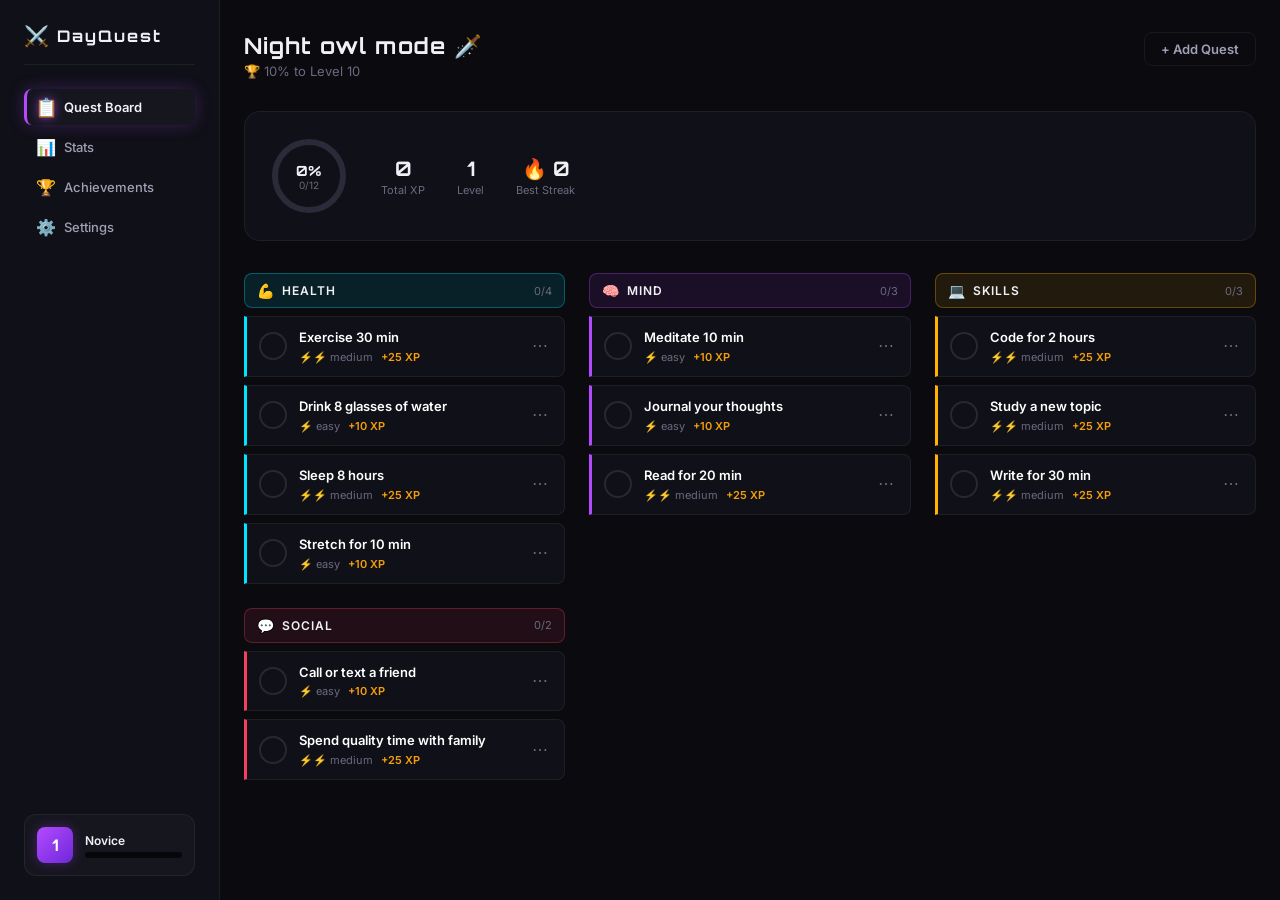
<file: index.html>
<!DOCTYPE html>
<html lang="en">
<head>
  <meta charset="UTF-8">
  <meta name="viewport" content="width=device-width, initial-scale=1.0, viewport-fit=cover, user-scalable=no">
  <title>DayQuest - Gamified Daily Quest Tracker</title>

  <!-- PWA Manifest -->
  <link rel="manifest" href="manifest.json">

  <!-- iOS Safari PWA meta tags -->
  <meta name="apple-mobile-web-app-capable" content="yes">
  <meta name="apple-mobile-web-app-status-bar-style" content="black-translucent">
  <meta name="apple-mobile-web-app-title" content="DayQuest">
  <link rel="apple-touch-icon" href="icon-192.png">

  <!-- Android/Chrome meta tags -->
  <meta name="theme-color" content="#b44aff">
  <meta name="mobile-web-app-capable" content="yes">

  <!-- Prevent pull-to-refresh and overscroll bounce on mobile -->
  <meta name="color-scheme" content="dark">

  <link rel="stylesheet" href="design/design-tokens.css">
</head>
<body>
  <div id="app">
    <nav class="navbar" id="navbar">
      <div class="navbar-brand">
        <span class="navbar-logo">&#x2694;&#xFE0F;</span>
        <span class="navbar-title">DayQuest</span>
      </div>
      <div class="navbar-nav">
        <a class="nav-link active" onclick="navigateTo('home')" data-route="home">
          <span class="nav-icon">&#x1F4CB;</span>
          <span class="nav-label">Quest Board</span>
        </a>
        <a class="nav-link" onclick="navigateTo('stats')" data-route="stats">
          <span class="nav-icon">&#x1F4CA;</span>
          <span class="nav-label">Stats</span>
        </a>
        <a class="nav-link" onclick="navigateTo('achievements')" data-route="achievements">
          <span class="nav-icon">&#x1F3C6;</span>
          <span class="nav-label">Achievements</span>
        </a>
        <a class="nav-link" onclick="navigateTo('settings')" data-route="settings">
          <span class="nav-icon">&#x2699;&#xFE0F;</span>
          <span class="nav-label">Settings</span>
        </a>
      </div>
      <div class="navbar-char" id="navbar-char">
        <div class="char-level" id="nav-level">1</div>
        <div class="char-info">
          <div class="char-title" id="nav-title">Novice</div>
          <div class="xp-bar-mini">
            <div class="xp-bar-track">
              <div class="xp-bar-fill" id="nav-xp-bar" style="width:0%"></div>
            </div>
          </div>
        </div>
      </div>
    </nav>

    <main class="page-layout" id="main-content">
      <!-- Pages rendered here -->
    </main>
  </div>

  <div id="toast-container" class="toast-container"></div>

  <!-- PWA Install Prompt Banner -->
  <div id="pwa-install-banner" class="pwa-install-banner hidden">
    <div class="pwa-banner-content">
      <span class="pwa-banner-icon">&#x2694;&#xFE0F;</span>
      <div class="pwa-banner-text">
        <strong>Install DayQuest</strong>
        <span>Add to your home screen for quick access</span>
      </div>
    </div>
    <div class="pwa-banner-actions">
      <button class="btn btn-sm btn-primary" id="pwa-install-btn">Install</button>
      <button class="btn btn-sm btn-ghost" id="pwa-dismiss-btn">Later</button>
    </div>
  </div>

  <div id="achievement-overlay" class="achievement-overlay hidden">
    <div class="achievement-overlay-card">
      <div class="achievement-overlay-icon" id="ach-overlay-icon">&#x1F3C6;</div>
      <div class="achievement-overlay-title">Achievement Unlocked!</div>
      <div class="achievement-overlay-name" id="ach-overlay-name"></div>
    </div>
  </div>

  <div id="quest-modal" class="modal hidden">
    <div class="modal-backdrop" onclick="closeQuestModal()"></div>
    <div class="modal-content">
      <h2 id="quest-modal-title">Add New Quest</h2>
      <form id="quest-form" onsubmit="submitQuestForm(event)">
        <div class="form-group">
          <label for="quest-name">Quest Name</label>
          <input type="text" id="quest-name" placeholder="e.g. Exercise 30 min" required maxlength="50">
        </div>
        <div class="form-group">
          <label for="quest-category">Category</label>
          <select id="quest-category">
            <option value="health">&#x1F4AA; Health &amp; Fitness</option>
            <option value="mind">&#x1F9E0; Mindfulness &amp; Growth</option>
            <option value="skills">&#x1F4BB; Productivity &amp; Skills</option>
            <option value="social">&#x1F4AC; Social &amp; Relationships</option>
          </select>
        </div>
        <div class="form-group">
          <label>Difficulty</label>
          <div class="difficulty-selector">
            <button type="button" class="diff-btn" onclick="selectDiff(this,'easy')">&#x26A1; Easy</button>
            <button type="button" class="diff-btn selected" onclick="selectDiff(this,'medium')">&#x26A1;&#x26A1; Medium</button>
            <button type="button" class="diff-btn" onclick="selectDiff(this,'hard')">&#x26A1;&#x26A1;&#x26A1; Hard</button>
          </div>
        </div>
        <div class="form-actions">
          <button type="button" class="btn btn-ghost" onclick="closeQuestModal()">Cancel</button>
          <button type="submit" class="btn btn-primary" id="quest-submit">Add Quest</button>
        </div>
      </form>
    </div>
  </div>

  <div id="delete-modal" class="modal hidden">
    <div class="modal-backdrop" onclick="closeDeleteModal()"></div>
    <div class="modal-content">
      <h2>Remove Quest?</h2>
      <p class="modal-desc" id="delete-quest-name"></p>
      <div class="form-actions">
        <button type="button" class="btn btn-ghost" onclick="closeDeleteModal()">Cancel</button>
        <button type="button" class="btn btn-danger" onclick="confirmDelete()">Remove Quest</button>
      </div>
    </div>
  </div>

  <script src="src/app.js"></script>

  <!-- PWA: Service Worker Registration & Install Prompt -->
  <script>
    (function() {
      // Register service worker
      if ("serviceWorker" in navigator) {
        navigator.serviceWorker.register("./sw.js")
          .then(function(reg) { console.log("DayQuest: Service Worker registered"); })
          .catch(function(err) { console.warn("DayQuest: Service Worker failed", err); });
      }

      // PWA Install Banner
      var deferredPrompt = null;
      var banner = document.getElementById("pwa-install-banner");
      var installBtn = document.getElementById("pwa-install-btn");
      var dismissBtn = document.getElementById("pwa-dismiss-btn");

      // Check if already dismissed this session
      if (sessionStorage.getItem("dayquest-install-dismissed")) {
        banner.classList.add("hidden");
      }

      window.addEventListener("beforeinstallprompt", function(e) {
        e.preventDefault();
        deferredPrompt = e;
        // Only show if not already installed and not dismissed
        if (!banner.classList.contains("hidden") || !sessionStorage.getItem("dayquest-install-dismissed")) {
          banner.classList.remove("hidden");
        }
      });

      if (installBtn) {
        installBtn.onclick = function() {
          if (!deferredPrompt) return;
          deferredPrompt.prompt();
          deferredPrompt.userChoice.then(function(result) {
            if (result.outcome === "accepted") {
              console.log("DayQuest: Installed!");
            }
            banner.classList.add("hidden");
            deferredPrompt = null;
          });
        };
      }

      if (dismissBtn) {
        dismissBtn.onclick = function() {
          banner.classList.add("hidden");
          sessionStorage.setItem("dayquest-install-dismissed", "1");
        };
      }

      // Detect if already installed
      window.addEventListener("appinstalled", function() {
        console.log("DayQuest: PWA installed");
        banner.classList.add("hidden");
        deferredPrompt = null;
      });
    })();
  </script>
</body>
</html>
</file>
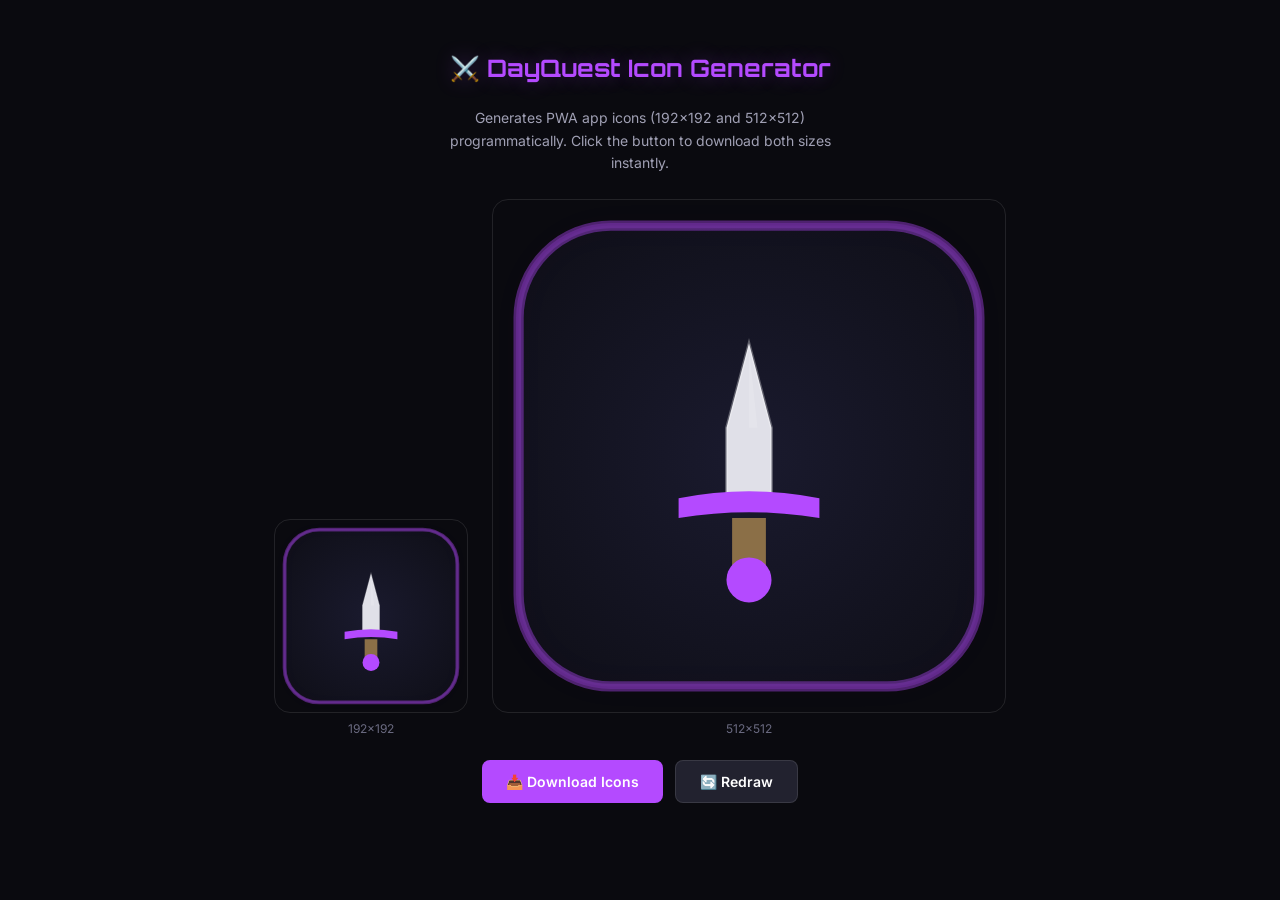
<file: icon-generator.html>
<!DOCTYPE html>
<html lang="en">
<head>
  <meta charset="UTF-8">
  <meta name="viewport" content="width=device-width, initial-scale=1.0">
  <title>DayQuest Icon Generator</title>
  <style>
    * { box-sizing: border-box; margin: 0; padding: 0; }
    body {
      font-family: 'Inter', -apple-system, sans-serif;
      background: #0a0a0f;
      color: #f0f0f5;
      display: flex;
      flex-direction: column;
      align-items: center;
      justify-content: center;
      min-height: 100vh;
      gap: 24px;
      padding: 24px;
    }
    h1 {
      font-family: 'Orbitron', sans-serif;
      font-size: 24px;
      color: #b44aff;
      text-shadow: 0 0 20px rgba(180,74,255,0.3);
    }
    .desc {
      color: #a0a0b4;
      font-size: 14px;
      text-align: center;
      max-width: 400px;
      line-height: 1.6;
    }
    .preview {
      display: flex;
      gap: 24px;
      align-items: flex-end;
    }
    .preview-item {
      display: flex;
      flex-direction: column;
      align-items: center;
      gap: 8px;
    }
    .preview-label {
      font-size: 12px;
      color: #6a6a80;
    }
    canvas {
      border: 1px solid rgba(255,255,255,0.1);
      border-radius: 16px;
      image-rendering: pixelated;
    }
    .btn {
      background: #b44aff;
      color: white;
      border: none;
      padding: 12px 24px;
      border-radius: 8px;
      font-size: 14px;
      font-weight: 600;
      cursor: pointer;
      transition: all 0.2s;
      font-family: 'Inter', sans-serif;
    }
    .btn:hover {
      background: #9333ea;
      transform: translateY(-1px);
      box-shadow: 0 4px 12px rgba(180,74,255,0.3);
    }
    .btn:active {
      transform: translateY(0);
    }
    .btn-secondary {
      background: #22222f;
      border: 1px solid rgba(255,255,255,0.1);
    }
    .btn-secondary:hover {
      background: #2a2a38;
      border-color: rgba(255,255,255,0.2);
    }
    .actions {
      display: flex;
      gap: 12px;
    }
    .status {
      font-size: 13px;
      color: #22c55e;
      min-height: 20px;
    }
  </style>
  <link rel="stylesheet" href="https://fonts.googleapis.com/css2?family=Inter:wght@400;500;600;700&family=Orbitron:wght@500;700;900&display=swap">
</head>
<body>
  <h1>&#x2694;&#xFE0F; DayQuest Icon Generator</h1>
  <p class="desc">Generates PWA app icons (192x192 and 512x512) programmatically. Click the button to download both sizes instantly.</p>

  <div class="preview">
    <div class="preview-item">
      <canvas id="canvas-192" width="192" height="192"></canvas>
      <span class="preview-label">192&times;192</span>
    </div>
    <div class="preview-item">
      <canvas id="canvas-512" width="512" height="512"></canvas>
      <span class="preview-label">512&times;512</span>
    </div>
  </div>

  <div class="actions">
    <button class="btn" onclick="downloadIcons()">&#x1F4E5; Download Icons</button>
    <button class="btn btn-secondary" onclick="drawIcons()">&#x1F504; Redraw</button>
  </div>

  <div class="status" id="status"></div>

  <script>
    function drawSword(ctx, cx, cy, size) {
      var s = size / 100;
      ctx.save();
      ctx.translate(cx, cy);

      // Blade
      ctx.beginPath();
      ctx.moveTo(0, -40 * s);
      ctx.lineTo(8 * s, -10 * s);
      ctx.lineTo(8 * s, 15 * s);
      ctx.lineTo(-8 * s, 15 * s);
      ctx.lineTo(-8 * s, -10 * s);
      ctx.closePath();
      ctx.fillStyle = "#e0e0e8";
      ctx.fill();
      ctx.strokeStyle = "rgba(255,255,255,0.3)";
      ctx.lineWidth = 1 * s;
      ctx.stroke();

      // Crossguard
      ctx.beginPath();
      ctx.moveTo(-25 * s, 15 * s);
      ctx.quadraticCurveTo(0, 10 * s, 25 * s, 15 * s);
      ctx.lineTo(25 * s, 22 * s);
      ctx.quadraticCurveTo(0, 18 * s, -25 * s, 22 * s);
      ctx.closePath();
      ctx.fillStyle = "#b44aff";
      ctx.fill();
      ctx.shadowColor = "rgba(180,74,255,0.6)";
      ctx.shadowBlur = 8 * s;

      // Handle
      ctx.shadowBlur = 0;
      ctx.beginPath();
      ctx.moveTo(-6 * s, 22 * s);
      ctx.lineTo(6 * s, 22 * s);
      ctx.lineTo(6 * s, 40 * s);
      ctx.lineTo(-6 * s, 40 * s);
      ctx.closePath();
      ctx.fillStyle = "#8b6f47";
      ctx.fill();

      // Pommel
      ctx.beginPath();
      ctx.arc(0, 44 * s, 8 * s, 0, Math.PI * 2);
      ctx.fillStyle = "#b44aff";
      ctx.fill();

      // Blade shine
      ctx.beginPath();
      ctx.moveTo(0, -38 * s);
      ctx.lineTo(3 * s, -10 * s);
      ctx.lineTo(0, -10 * s);
      ctx.closePath();
      ctx.fillStyle = "rgba(255,255,255,0.15)";
      ctx.fill();

      ctx.restore();
    }

    function drawIcon(size) {
      var canvas = document.createElement("canvas");
      canvas.width = size;
      canvas.height = size;
      var ctx = canvas.getContext("2d");

      // Background gradient
      var grad = ctx.createRadialGradient(size/2, size/2, 0, size/2, size/2, size * 0.7);
      grad.addColorStop(0, "#1a1a2e");
      grad.addColorStop(1, "#0d0d14");
      ctx.fillStyle = grad;
      ctx.beginPath();

      // Rounded rectangle
      var r = size * 0.18;
      var x = size * 0.05;
      var y = size * 0.05;
      var w = size * 0.9;
      var h = size * 0.9;
      ctx.moveTo(x + r, y);
      ctx.lineTo(x + w - r, y);
      ctx.arcTo(x + w, y, x + w, y + r, r);
      ctx.lineTo(x + w, y + h - r);
      ctx.arcTo(x + w, y + h, x + w - r, y + h, r);
      ctx.lineTo(x + r, y + h);
      ctx.arcTo(x, y + h, x, y + h - r, r);
      ctx.lineTo(x, y + r);
      ctx.arcTo(x, y, x + r, y, r);
      ctx.closePath();
      ctx.fill();

      // Border glow
      ctx.strokeStyle = "rgba(180,74,255,0.4)";
      ctx.lineWidth = size * 0.02;
      ctx.stroke();

      // Outer glow
      ctx.shadowColor = "rgba(180,74,255,0.3)";
      ctx.shadowBlur = size * 0.08;
      ctx.strokeStyle = "rgba(180,74,255,0.2)";
      ctx.lineWidth = size * 0.01;
      ctx.stroke();
      ctx.shadowBlur = 0;

      // Draw sword icon
      drawSword(ctx, size / 2, size / 2, size * 0.55);

      return canvas;
    }

    function drawIcons() {
      var c192 = drawIcon(192);
      var c512 = drawIcon(512);

      var target192 = document.getElementById("canvas-192");
      var target512 = document.getElementById("canvas-512");

      target192.getContext("2d").drawImage(c192, 0, 0);
      target512.getContext("2d").drawImage(c512, 0, 0);
    }

    function downloadIcons() {
      var status = document.getElementById("status");
      status.textContent = "";

      // 192x192
      var c192 = drawIcon(192);
      c192.toBlob(function(blob) {
        var url = URL.createObjectURL(blob);
        var a = document.createElement("a");
        a.href = url;
        a.download = "icon-192.png";
        document.body.appendChild(a);
        a.click();
        document.body.removeChild(a);
        URL.revokeObjectURL(url);

        // 512x512
        var c512 = drawIcon(512);
        c512.toBlob(function(blob2) {
          var url2 = URL.createObjectURL(blob2);
          var a2 = document.createElement("a");
          a2.href = url2;
          a2.download = "icon-512.png";
          document.body.appendChild(a2);
          a2.click();
          document.body.removeChild(a2);
          URL.revokeObjectURL(url2);

          status.textContent = "\u2705 Icons downloaded!";
        });
      });
    }

    // Draw on load
    drawIcons();
  </script>
</body>
</html>
</file>
<file: design/design-tokens.css>
/* ==========================================================================
   DayQuest — Design System
   Aesthetic: Dark RPG UI — "Linear meets Destiny 2"
   ========================================================================== */

@import url('https://fonts.googleapis.com/css2?family=Inter:wght@400;500;600;700;800;900&family=Orbitron:wght@500;700;900&display=swap');

/* ---- Reset ---- */
*, *::before, *::after { box-sizing: border-box; margin: 0; padding: 0; }

/* ---- CSS Variables ---- */
:root {
  /* Backgrounds */
  --bg-void:      #06060b;
  --bg-primary:   #0a0a0f;
  --bg-secondary: #101018;
  --bg-elevated:  #16161f;
  --bg-overlay:   #1c1c28;
  --bg-hover:     #22222f;
  --bg-active:    #2a2a38;

  /* Text */
  --text-primary:   #f0f0f5;
  --text-secondary: #a0a0b4;
  --text-tertiary:  #6a6a80;

  /* Category Accents */
  --health: #00e5ff;  --health-bg: rgba(0,229,255,0.1);  --health-border: rgba(0,229,255,0.3);
  --mind:   #b44aff;  --mind-bg: rgba(180,74,255,0.1);    --mind-border: rgba(180,74,255,0.3);
  --skills: #ffb300;  --skills-bg: rgba(255,179,0,0.1);   --skills-border: rgba(255,179,0,0.3);
  --social: #f43f5e;  --social-bg: rgba(244,63,94,0.1);   --social-border: rgba(244,63,94,0.3);

  /* Semantic */
  --success: #22c55e;  --warning: #f59e0b;  --danger: #ef4444;  --info: #3b82f6;

  /* Borders */
  --border-subtle:  rgba(255,255,255,0.06);
  --border-medium:  rgba(255,255,255,0.1);
  --border-strong:  rgba(255,255,255,0.2);

  /* Typography */
  --font-body:    'Inter', -apple-system, BlinkMacSystemFont, sans-serif;
  --font-display: 'Orbitron', sans-serif;

  /* Spacing */
  --space-1: 4px;  --space-2: 8px;  --space-3: 12px;  --space-4: 16px;
  --space-6: 24px; --space-8: 32px; --space-12: 48px;

  /* Radii */
  --radius-sm: 4px;  --radius-md: 8px;  --radius-lg: 12px;  --radius-xl: 16px;

  /* Motion */
  --ease-out: cubic-bezier(0.16, 1, 0.3, 1);
  --dur-fast: 150ms;  --dur-normal: 250ms;  --dur-slow: 400ms;
}

/* ---- Body & App Layout ---- */
html {
  font-family: var(--font-body);
  background: var(--bg-void);
  color: #ffffff; color: var(--text-primary);
  -webkit-font-smoothing: antialiased;
  -moz-osx-font-smoothing: grayscale;
  font-size: 14px;
}

body {
  min-height: 100vh;
  overflow: hidden;
}

#app {
  display: flex;
  height: 100vh;
  width: 100vw;
}

/* ---- Sidebar Navbar ---- */
.navbar {
  width: 220px;
  min-width: 220px;
  background: var(--bg-secondary);
  border-right: 1px solid var(--border-subtle);
  display: flex;
  flex-direction: column;
  padding: var(--space-6) var(--space-3);
  gap: var(--space-6);
  z-index: 10;
}

.navbar-brand {
  display: flex;
  align-items: center;
  gap: var(--space-2);
  padding-bottom: var(--space-4);
  border-bottom: 1px solid var(--border-subtle);
}

.navbar-logo {
  font-size: 20px;
}

.navbar-title {
  font-family: var(--font-display);
  font-size: 16px;
  font-weight: 700;
  letter-spacing: 2px;
  color: #ffffff; color: var(--text-primary);
}

.navbar-nav {
  display: flex;
  flex-direction: column;
  gap: var(--space-1);
  flex: 1;
}

.nav-link {
  display: flex;
  align-items: center;
  gap: var(--space-2);
  padding: var(--space-2) var(--space-3);
  border-radius: var(--radius-md);
  color: #a0a0b4; color: var(--text-secondary);
  text-decoration: none;
  font-size: 13px;
  font-weight: 500;
  transition: all var(--dur-fast) var(--ease-out);
}

.nav-link:hover {
  background: var(--bg-hover);
  color: #ffffff; color: var(--text-primary);
}

.nav-link.active {
  background: var(--bg-elevated);
  color: #ffffff; color: var(--text-primary);
  border-left: 3px solid #b44aff;
  padding-left: calc(var(--space-3) - 3px);
  box-shadow: 0 0 16px rgba(180,74,255,0.25), inset 0 0 8px rgba(180,74,255,0.05);
  font-weight: 600;
}

.nav-icon {
  font-size: 16px;
  width: 20px;
  text-align: center;
  transition: all var(--dur-fast) var(--ease-out);
}

.nav-link.active .nav-icon {
  filter: drop-shadow(0 0 4px rgba(180,74,255,0.6));
  transform: scale(1.15);
}

/* ---- Character Card in Sidebar ---- */
.navbar-char {
  background: var(--bg-elevated);
  border: 1px solid var(--border-subtle);
  border-radius: var(--radius-lg);
  padding: var(--space-3);
  display: flex;
  align-items: center;
  gap: var(--space-3);
}

.char-level {
  width: 36px;
  height: 36px;
  background: linear-gradient(135deg, #b44aff, #6d28d9);
  border-radius: var(--radius-md);
  display: flex;
  align-items: center;
  justify-content: center;
  font-family: var(--font-display);
  font-weight: 700;
  font-size: 16px;
  color: white;
  box-shadow: 0 0 12px rgba(180,74,255,0.3);
}

.char-info {
  flex: 1;
  min-width: 0;
}

.char-title {
  font-size: 12px;
  font-weight: 600;
  color: #ffffff; color: var(--text-primary);
  margin-bottom: 4px;
}

.xp-bar-mini {
  height: 6px;
  background: var(--bg-void);
  border-radius: 3px;
  overflow: hidden;
}

.xp-bar-fill {
  height: 100%;
  background: linear-gradient(90deg, #b44aff, #c084fc);
  border-radius: 3px;
  transition: width var(--dur-normal) var(--ease-out);
  box-shadow: 0 0 8px rgba(180,74,255,0.4);
}

/* ---- Main Content Area ---- */
.page-layout {
  flex: 1;
  overflow-y: auto;
  padding: var(--space-8);
  background: var(--bg-primary);
  max-width: 100%;
}

/* Scrollbar */
.page-layout::-webkit-scrollbar { width: 6px; }
.page-layout::-webkit-scrollbar-track { background: transparent; }
.page-layout::-webkit-scrollbar-thumb { background: var(--bg-active); border-radius: 3px; }
.page-layout::-webkit-scrollbar-thumb:hover { background: var(--bg-hover); }

/* ---- Page Header ---- */
.page-header {
  display: flex;
  align-items: flex-start;
  justify-content: space-between;
  margin-bottom: var(--space-8);
}

.page-title {
  font-family: var(--font-display);
  font-size: 22px;
  font-weight: 700;
  letter-spacing: 1px;
  color: #ffffff;
  color: #ffffff; color: var(--text-primary);
  margin-bottom: 4px;
}

.page-subtitle {
  font-size: 13px;
  color: #6a6a80;
  color: #6a6a80; color: var(--text-tertiary);
}

.page-actions {
  display: flex;
  gap: var(--space-2);
}

/* ---- Daily Progress ---- */
.daily-progress {
  display: flex;
  align-items: center;
  gap: var(--space-8);
  background: var(--bg-secondary);
  border: 1px solid var(--border-subtle);
  border-radius: var(--radius-xl);
  padding: var(--space-6);
  margin-bottom: var(--space-8);
}

.progress-ring-container {
  position: relative;
  width: 80px;
  height: 80px;
}

.progress-ring .progress-ring-bg {
  stroke: var(--bg-active);
}

@keyframes ring-fill-entrance {
  0% {
    stroke-dashoffset: 213.6; /* full circle (2 * PI * 34) */
  }
  100% {
    /* Final value set by inline style */
  }
}

.progress-ring .progress-ring-fill {
  stroke: var(--mind);
  stroke: #b44aff;
  transition: stroke-dashoffset 0.8s cubic-bezier(0.16, 1, 0.3, 1);
  filter: drop-shadow(0 0 6px rgba(180,74,255,0.4));
  animation: ring-fill-entrance 1s cubic-bezier(0.16, 1, 0.3, 1) both;
}

.progress-ring-text {
  position: absolute;
  top: 0;
  left: 0;
  right: 0;
  bottom: 0;
  display: flex;
  flex-direction: column;
  align-items: center;
  justify-content: center;
}

.progress-ring-number {
  font-family: var(--font-display);
  font-size: 14px;
  font-weight: 700;
  color: #ffffff;
  color: #ffffff; color: var(--text-primary);
}

.progress-ring-label {
  font-size: 10px;
  color: #6a6a80;
  color: #6a6a80; color: var(--text-tertiary);
}

.daily-stats {
  display: flex;
  gap: var(--space-8);
  flex: 1;
}

.daily-stat {
  text-align: center;
}

.daily-stat-value {
  font-family: var(--font-display);
  font-size: 20px;
  font-weight: 700;
  color: #ffffff;
  color: #ffffff; color: var(--text-primary);
}

.daily-stat-label {
  font-size: 11px;
  color: #6a6a80;
  color: #6a6a80; color: var(--text-tertiary);
  margin-top: 2px;
}

/* ---- Quest Grid ---- */
.quest-grid {
  display: grid;
  grid-template-columns: repeat(auto-fit, minmax(280px, 1fr));
  gap: var(--space-6);
}

/* ---- Category Section ---- */
.category-section {
  display: flex;
  flex-direction: column;
  gap: var(--space-2);
}

.category-header {
  display: flex;
  align-items: center;
  gap: var(--space-2);
  padding: var(--space-2) var(--space-3);
  border-radius: var(--radius-md);
  border: 1px solid;
}

.category-icon {
  font-size: 14px;
}

.category-name {
  font-size: 12px;
  font-weight: 600;
  text-transform: uppercase;
  letter-spacing: 1px;
  color: #f0f0f5;
  color: #ffffff; color: var(--text-primary);
  flex: 1;
}

.category-count {
  font-size: 11px;
  color: #6a6a80;
  color: #6a6a80; color: var(--text-tertiary);
}

/* ---- Quest Card ---- */
.quest-list {
  display: flex;
  flex-direction: column;
  gap: var(--space-2);
}

.quest-card {
  display: flex;
  align-items: center;
  gap: var(--space-3);
  padding: var(--space-3) var(--space-3);
  background: var(--bg-secondary);
  border: 1px solid var(--border-subtle);
  border-left: 3px solid var(--cat-color, var(--mind));
  border-radius: 0 var(--radius-md) var(--radius-md) 0;
  transition: all var(--dur-fast) var(--ease-out);
  cursor: pointer;
}

/* Archive Divider */
.archive-divider {
  display: flex;
  align-items: center;
  gap: var(--space-2);
  padding: var(--space-2) var(--space-3);
  font-size: 11px;
  font-weight: 600;
  color: #6a6a80;
  text-transform: uppercase;
  letter-spacing: 0.5px;
  margin-bottom: var(--space-2);
}

.archive-divider::after {
  content: '';
  flex: 1;
  height: 1px;
  background: var(--border-subtle);
}

.quest-card:hover {
  background: var(--bg-elevated);
  border-left-color: var(--cat-color, var(--mind));
  box-shadow: 0 0 12px var(--cat-bg, var(--mind-bg));
}

/* Quest completion celebration animation */
@keyframes quest-complete-celebrate {
  0% {
    transform: scale(1);
    box-shadow: none;
  }
  30% {
    transform: scale(1.04);
    box-shadow: 0 0 20px rgba(34,197,94,0.4), 0 0 40px rgba(34,197,94,0.15);
    border-left-color: #22c55e;
  }
  60% {
    transform: scale(0.98);
  }
  100% {
    transform: scale(1);
    box-shadow: none;
  }
}

.quest-card.celebrating {
  animation: quest-complete-celebrate 400ms cubic-bezier(0.16, 1, 0.3, 1) forwards;
  z-index: 2;
}

.quest-card.completed {
  opacity: 0.35;
  border-left-color: #22c55e;
  padding: 8px 12px;
  filter: grayscale(0.3);
  background: rgba(34,197,94,0.03);
}

.quest-card.completed:hover {
  opacity: 0.55;
  filter: grayscale(0.1);
}

.quest-check {
  width: 28px;
  height: 28px;
  min-width: 28px;
  border: 2px solid var(--border-medium);
  border-radius: 50%;
  display: flex;
  align-items: center;
  justify-content: center;
  font-size: 14px;
  font-weight: 700;
  color: var(--success);
  transition: all var(--dur-fast) var(--ease-out);
}

.quest-check.checked {
  background: var(--success);
  border-color: var(--success);
  box-shadow: 0 0 8px rgba(34,197,94,0.4);
}

.quest-info {
  flex: 1;
  min-width: 0;
}

.quest-name {
  font-size: 13px;
  font-weight: 600;
  color: #ffffff;
  line-height: 1.3;
  margin-bottom: 4px;
  word-break: break-word;
}

.quest-name.completed-text {
  text-decoration: line-through;
  text-decoration-thickness: 1px;
  color: #6a6a80; color: var(--text-tertiary);
  font-size: 12px;
}

.quest-meta {
  display: flex;
  align-items: center;
  gap: var(--space-2);
  font-size: 11px;
  color: #6a6a80;
  color: #6a6a80; color: var(--text-tertiary);
}

.quest-difficulty {
  color: #6a6a80;
  color: #6a6a80; color: var(--text-tertiary);
}

.quest-xp {
  color: #ffb300;
  color: var(--warning);
  font-weight: 600;
}

.quest-time {
  color: #6a6a80; color: var(--text-tertiary);
}

.quest-menu-btn {
  background: none;
  border: none;
  color: #6a6a80; color: var(--text-tertiary);
  cursor: pointer;
  font-size: 16px;
  padding: var(--space-1);
  border-radius: var(--radius-sm);
  transition: all var(--dur-fast) var(--ease-out);
  line-height: 1;
}

.quest-menu-btn:hover {
  background: var(--bg-hover);
  color: #ffffff; color: var(--text-primary);
}

/* ---- Context Menu ---- */
.quest-context-menu {
  position: fixed;
  background: var(--bg-overlay);
  border: 1px solid var(--border-medium);
  border-radius: var(--radius-md);
  padding: var(--space-1);
  z-index: 100;
  min-width: 160px;
  box-shadow: 0 8px 24px rgba(0,0,0,0.4);
}

.quest-context-menu button {
  display: flex;
  align-items: center;
  gap: var(--space-2);
  width: 100%;
  padding: var(--space-2) var(--space-3);
  background: none;
  border: none;
  color: #ffffff; color: var(--text-primary);
  font-size: 13px;
  cursor: pointer;
  border-radius: var(--radius-sm);
  text-align: left;
}

.quest-context-menu button:hover {
  background: var(--bg-hover);
}

.quest-context-menu button.danger {
  color: var(--danger);
}

/* ---- Buttons ---- */
.btn {
  display: inline-flex;
  align-items: center;
  justify-content: center;
  gap: var(--space-2);
  padding: var(--space-2) var(--space-4);
  border-radius: var(--radius-md);
  font-size: 13px;
  font-weight: 600;
  font-family: var(--font-body);
  cursor: pointer;
  border: none;
  transition: all var(--dur-fast) var(--ease-out);
}

.btn-primary {
  background: linear-gradient(135deg, #b44aff, #8b5cf6);
  color: white;
  box-shadow: 0 0 16px rgba(180,74,255,0.3);
}

.btn-primary:hover {
  box-shadow: 0 0 24px rgba(180,74,255,0.5);
  transform: translateY(-1px);
}

.btn-secondary {
  background: var(--bg-elevated);
  color: #ffffff; color: var(--text-primary);
  border: 1px solid var(--border-medium);
}

.btn-secondary:hover {
  background: var(--bg-hover);
}

.btn-ghost {
  background: transparent;
  color: #a0a0b4; color: var(--text-secondary);
  border: 1px solid var(--border-subtle);
}

.btn-ghost:hover {
  background: var(--bg-hover);
  color: #ffffff; color: var(--text-primary);
}

.btn-danger {
  background: var(--danger);
  color: white;
}

.btn-danger:hover {
  background: #dc2626;
}

/* ---- Stats Page ---- */
.stats-grid {
  display: grid;
  grid-template-columns: repeat(auto-fit, minmax(180px, 1fr));
  gap: var(--space-4);
  margin-bottom: var(--space-8);
}

.stat-card {
  background: var(--bg-secondary);
  border: 1px solid var(--border-subtle);
  border-radius: var(--radius-xl);
  padding: var(--space-4);
  display: flex;
  flex-direction: column;
  align-items: center;
  text-align: center;
  gap: var(--space-2);
}

.stat-card-icon {
  font-size: 24px;
}

.stat-card-value {
  font-family: var(--font-display);
  font-size: 24px;
  font-weight: 700;
  color: #ffffff;
  color: #ffffff; color: var(--text-primary);
}

.stat-card-label {
  font-size: 11px;
  color: #6a6a80;
  color: #6a6a80; color: var(--text-tertiary);
  text-transform: uppercase;
  letter-spacing: 0.5px;
}

/* ---- Charts ---- */
.chart-section {
  background: var(--bg-secondary);
  border: 1px solid var(--border-subtle);
  border-radius: var(--radius-xl);
  padding: var(--space-6);
  margin-bottom: var(--space-6);
}

.chart-title {
  font-family: var(--font-display);
  font-size: 14px;
  font-weight: 600;
  color: #ffffff; color: var(--text-primary);
  margin-bottom: var(--space-6);
  letter-spacing: 1px;
}

/* Bar Chart */
.bar-chart {
  display: flex;
  align-items: flex-end;
  justify-content: space-between;
  height: 150px;
  gap: var(--space-2);
  padding-top: var(--space-4);
}

.bar-item {
  flex: 1;
  display: flex;
  flex-direction: column;
  align-items: center;
  gap: var(--space-1);
  position: relative;
}

.bar-fill {
  width: 100%;
  max-width: 32px;
  background: linear-gradient(180deg, #b44aff, #6d28d9);
  border-radius: var(--radius-sm) var(--radius-sm) 0 0;
  min-height: 4px;
  box-shadow: 0 0 8px rgba(180,74,255,0.2);
}

.bar-today .bar-fill {
  background: linear-gradient(180deg, #c084fc, #a855f7);
  box-shadow: 0 0 12px rgba(180,74,255,0.4);
}

.bar-value {
  font-size: 11px;
  font-weight: 600;
  color: #ffffff; color: var(--text-primary);
}

.bar-label {
  font-size: 10px;
  color: #6a6a80; color: var(--text-tertiary);
}

/* Category Bars */
.category-bars {
  display: flex;
  flex-direction: column;
  gap: var(--space-4);
}

.cat-bar-item {
  display: flex;
  align-items: center;
  gap: var(--space-3);
}

.cat-bar-label {
  width: 90px;
  font-size: 12px;
  color: #a0a0b4; color: var(--text-secondary);
  flex-shrink: 0;
}

.cat-bar-track {
  flex: 1;
  height: 8px;
  background: var(--bg-void);
  border-radius: 4px;
  overflow: hidden;
}

.cat-bar-fill {
  height: 100%;
  border-radius: 4px;
  transition: width var(--dur-slow) var(--ease-out);
}

.cat-bar-count {
  width: 36px;
  text-align: right;
  font-size: 13px;
  font-weight: 600;
  color: #ffffff; color: var(--text-primary);
}

/* ---- Milestones ---- */
.milestone-grid {
  display: grid;
  grid-template-columns: repeat(auto-fit, minmax(180px, 1fr));
  gap: var(--space-4);
}

.milestone {
  background: var(--bg-tertiary);
  border: 1px solid var(--border-subtle);
  border-radius: var(--radius-lg);
  padding: var(--space-4);
  display: flex;
  align-items: center;
  gap: var(--space-3);
}

.milestone.unlocked {
  border-color: rgba(180,74,255,0.3);
  box-shadow: 0 0 12px rgba(180,74,255,0.1);
}

.milestone-icon {
  font-size: 24px;
}

.milestone-name {
  font-size: 12px;
  color: #6a6a80; color: var(--text-tertiary);
}

.milestone-value {
  font-family: var(--font-display);
  font-size: 16px;
  font-weight: 700;
  color: #ffffff; color: var(--text-primary);
}

/* ---- Achievements Page ---- */
.achievement-progress {
  display: flex;
  align-items: center;
  gap: var(--space-3);
  margin-bottom: var(--space-8);
}

.achievement-progress-bar {
  flex: 1;
  height: 8px;
  background: var(--bg-secondary);
  border-radius: 4px;
  overflow: hidden;
}

.achievement-progress-fill {
  height: 100%;
  background: linear-gradient(90deg, #b44aff, #c084fc);
  border-radius: 4px;
  transition: width var(--dur-slow) var(--ease-out);
  box-shadow: 0 0 8px rgba(180,74,255,0.3);
}

.achievement-progress-text {
  font-size: 12px;
  font-weight: 600;
  color: #6a6a80; color: var(--text-tertiary);
}

.achievement-section {
  margin-bottom: var(--space-8);
}

.achievement-section-title {
  font-family: var(--font-display);
  font-size: 14px;
  font-weight: 600;
  color: #ffffff; color: var(--text-primary);
  margin-bottom: var(--space-4);
  letter-spacing: 1px;
}

.achievement-grid {
  display: grid;
  grid-template-columns: repeat(auto-fill, minmax(200px, 1fr));
  gap: var(--space-4);
}

.achievement-card {
  background: var(--bg-secondary);
  border: 1px solid var(--border-subtle);
  border-radius: var(--radius-xl);
  padding: var(--space-4);
  text-align: center;
  display: flex;
  flex-direction: column;
  align-items: center;
  gap: var(--space-2);
  transition: all var(--dur-fast) var(--ease-out);
}

.achievement-card.unlocked {
  border-color: rgba(180,74,255,0.3);
  box-shadow: 0 0 16px rgba(180,74,255,0.15);
}

.achievement-card.unlocked:hover {
  box-shadow: 0 0 24px rgba(180,74,255,0.3);
  transform: translateY(-2px);
}

.achievement-card.locked {
  opacity: 0.4;
}

.achievement-icon {
  font-size: 32px;
  margin-bottom: var(--space-1);
}

.achievement-card.locked .locked-icon {
  filter: grayscale(1);
  opacity: 0.3;
}

.achievement-name {
  font-size: 13px;
  font-weight: 600;
  color: #ffffff; color: var(--text-primary);
}

.achievement-card.locked .locked-name {
  color: #6a6a80; color: var(--text-tertiary);
  font-style: italic;
}

.achievement-desc {
  font-size: 11px;
  color: #6a6a80; color: var(--text-tertiary);
}

/* ---- Settings Page ---- */
.settings-section {
  background: var(--bg-secondary);
  border: 1px solid var(--border-subtle);
  border-radius: var(--radius-xl);
  padding: var(--space-6);
  margin-bottom: var(--space-6);
}

.settings-section-title {
  font-family: var(--font-display);
  font-size: 13px;
  font-weight: 600;
  color: #6a6a80; color: var(--text-tertiary);
  text-transform: uppercase;
  letter-spacing: 1px;
  margin-bottom: var(--space-4);
}

.setting-item {
  display: flex;
  align-items: center;
  justify-content: space-between;
  padding: var(--space-3) 0;
  border-bottom: 1px solid var(--border-subtle);
  gap: var(--space-4);
}

.setting-item:last-child {
  border-bottom: none;
}

.setting-name {
  font-size: 14px;
  font-weight: 500;
  color: #ffffff; color: var(--text-primary);
  margin-bottom: 2px;
}

.setting-desc {
  font-size: 12px;
  color: #6a6a80; color: var(--text-tertiary);
}

.setting-select {
  background: var(--bg-elevated);
  border: 1px solid var(--border-medium);
  border-radius: var(--radius-md);
  color: #ffffff; color: var(--text-primary);
  padding: var(--space-2) var(--space-3);
  font-size: 13px;
  font-family: var(--font-body);
  cursor: pointer;
}

.setting-select:focus {
  outline: none;
  border-color: var(--mind);
  box-shadow: 0 0 0 2px rgba(180,74,255,0.2);
}

/* Toggle Switch */
.toggle {
  width: 44px;
  height: 24px;
  background: var(--bg-active);
  border-radius: 12px;
  position: relative;
  cursor: pointer;
  transition: background var(--dur-fast) var(--ease-out);
  border: none;
  padding: 0;
}

.toggle.on {
  background: var(--mind);
}

.toggle-knob {
  width: 18px;
  height: 18px;
  background: white;
  border-radius: 50%;
  position: absolute;
  top: 3px;
  left: 3px;
  transition: transform var(--dur-fast) var(--ease-out);
  box-shadow: 0 2px 4px rgba(0,0,0,0.3);
}

.toggle.on .toggle-knob {
  transform: translateX(20px);
}

.danger-zone {
  margin-top: var(--space-4);
}

/* About Card */
.about-card {
  text-align: center;
  padding: var(--space-6);
}

.about-name {
  font-family: var(--font-display);
  font-size: 18px;
  font-weight: 700;
  color: #ffffff; color: var(--text-primary);
  margin-bottom: 4px;
}

.about-version {
  font-size: 12px;
  color: #6a6a80; color: var(--text-tertiary);
  margin-bottom: var(--space-4);
}

.about-desc {
  font-size: 13px;
  color: #a0a0b4; color: var(--text-secondary);
  margin-bottom: var(--space-4);
  line-height: 1.5;
}

.about-links {
  display: flex;
  flex-direction: column;
  gap: var(--space-2);
}

.about-link {
  color: var(--mind);
  text-decoration: none;
  font-size: 13px;
  font-weight: 500;
}

.about-link:hover {
  text-decoration: underline;
}

/* ---- Toast Notifications ---- */
.toast-container {
  position: fixed;
  bottom: var(--space-6);
  right: var(--space-6);
  z-index: 200;
  display: flex;
  flex-direction: column;
  gap: var(--space-2);
  pointer-events: none;
}

.toast {
  display: flex;
  align-items: center;
  gap: var(--space-2);
  background: var(--bg-overlay);
  border: 1px solid var(--border-medium);
  border-radius: var(--radius-lg);
  padding: var(--space-3) var(--space-4);
  font-size: 13px;
  color: #ffffff; color: var(--text-primary);
  box-shadow: 0 8px 24px rgba(0,0,0,0.4);
  opacity: 0;
  transform: translateY(8px);
  transition: all var(--dur-normal) var(--ease-out);
  pointer-events: auto;
  max-width: 360px;
}

.toast-enter {
  opacity: 1;
  transform: translateY(0);
}

.toast-exit {
  opacity: 0;
  transform: translateY(8px);
}

.toast-icon {
  font-size: 16px;
}

/* ---- Modals ---- */
.modal {
  position: fixed;
  inset: 0;
  z-index: 150;
  display: flex;
  align-items: center;
  justify-content: center;
}

.modal.hidden {
  display: none;
}

.modal-backdrop {
  position: absolute;
  inset: 0;
  background: rgba(0,0,0,0.6);
  backdrop-filter: blur(4px);
}

.modal-content {
  position: relative;
  background: var(--bg-elevated);
  border: 1px solid var(--border-medium);
  border-radius: var(--radius-xl);
  padding: var(--space-8);
  width: 100%;
  max-width: 420px;
  box-shadow: 0 16px 48px rgba(0,0,0,0.5);
}

.modal-content h2 {
  font-family: var(--font-display);
  font-size: 18px;
  font-weight: 700;
  color: #ffffff; color: var(--text-primary);
  margin-bottom: var(--space-6);
}

.modal-desc {
  font-size: 13px;
  color: #a0a0b4; color: var(--text-secondary);
  margin-bottom: var(--space-6);
  line-height: 1.5;
}

/* Form Styles */
.form-group {
  margin-bottom: var(--space-4);
}

.form-group label {
  display: block;
  font-size: 12px;
  font-weight: 600;
  color: #a0a0b4; color: var(--text-secondary);
  margin-bottom: var(--space-1);
  text-transform: uppercase;
  letter-spacing: 0.5px;
}

.form-group input,
.form-group select {
  width: 100%;
  padding: var(--space-2) var(--space-3);
  background: var(--bg-secondary);
  border: 1px solid var(--border-medium);
  border-radius: var(--radius-md);
  color: #ffffff; color: var(--text-primary);
  font-size: 14px;
  font-family: var(--font-body);
}

.form-group input:focus,
.form-group select:focus {
  outline: none;
  border-color: var(--mind);
  box-shadow: 0 0 0 2px rgba(180,74,255,0.2);
}

.form-group input::placeholder {
  color: #6a6a80; color: var(--text-tertiary);
}

/* Difficulty Selector */
.difficulty-selector {
  display: flex;
  gap: var(--space-2);
}

.diff-btn {
  flex: 1;
  padding: var(--space-2);
  background: var(--bg-secondary);
  border: 1px solid var(--border-medium);
  border-radius: var(--radius-md);
  color: #a0a0b4; color: var(--text-secondary);
  font-size: 12px;
  font-family: var(--font-body);
  cursor: pointer;
  transition: all var(--dur-fast) var(--ease-out);
}

.diff-btn.selected {
  background: var(--mind-bg);
  border-color: rgba(180,74,255,0.3);
  color: var(--mind);
  box-shadow: 0 0 8px rgba(180,74,255,0.2);
}

.diff-btn:hover {
  background: var(--bg-hover);
}

.form-actions {
  display: flex;
  justify-content: flex-end;
  gap: var(--space-2);
  margin-top: var(--space-6);
}

/* ---- Achievement Unlock Overlay ---- */
.achievement-overlay {
  position: fixed;
  inset: 0;
  z-index: 300;
  display: flex;
  align-items: center;
  justify-content: center;
  background: rgba(0,0,0,0.4);
  backdrop-filter: blur(8px);
}

.achievement-overlay.hidden {
  display: none;
}

.achievement-overlay-card {
  text-align: center;
  padding: var(--space-12);
}

.achievement-overlay-icon {
  font-size: 64px;
  margin-bottom: var(--space-4);
  animation: achievement-pop 0.4s var(--ease-out);
}

.achievement-overlay-title {
  font-family: var(--font-display);
  font-size: 12px;
  font-weight: 600;
  color: var(--mind);
  text-transform: uppercase;
  letter-spacing: 2px;
  margin-bottom: var(--space-2);
}

.achievement-overlay-name {
  font-family: var(--font-display);
  font-size: 22px;
  font-weight: 700;
  color: #ffffff; color: var(--text-primary);
  text-shadow: 0 0 24px rgba(180,74,255,0.4);
}

@keyframes achievement-pop {
  0% { transform: scale(0); opacity: 0; }
  60% { transform: scale(1.2); }
  100% { transform: scale(1); opacity: 1; }
}

/* ---- Utilities ---- */
.hidden { display: none !important; }

/* ---- Responsive ---- */
@media (max-width: 768px) {
  #app { flex-direction: column; }
  .navbar {
    width: 100%;
    min-width: unset;
    flex-direction: row;
    padding: var(--space-3) var(--space-4);
    align-items: center;
    gap: var(--space-3);
  }
  .navbar-char { display: none; }
  .navbar-nav {
    flex-direction: row;
    gap: 0;
  }
  .nav-label { display: none; }
  .nav-link { padding: var(--space-2); }
  .page-layout { padding: var(--space-4); }
  .page-header { flex-direction: column; gap: var(--space-3); }
  .daily-progress { flex-direction: column; text-align: center; }
  .daily-stats { flex-wrap: wrap; justify-content: center; }
  .quest-grid { grid-template-columns: 1fr; }
  .stats-grid { grid-template-columns: repeat(2, 1fr); }
  .achievement-grid { grid-template-columns: repeat(2, 1fr); }
}

@media (max-width: 480px) {
  .stats-grid { grid-template-columns: 1fr; }
  .achievement-grid { grid-template-columns: 1fr; }
  .modal-content { margin: var(--space-4); padding: var(--space-6); }
}

/* ---- Category Empty State ---- */
.category-empty-state {
  display: flex;
  flex-direction: column;
  align-items: center;
  justify-content: center;
  padding: var(--space-6) var(--space-3);
  gap: var(--space-2);
  opacity: 0.6;
}

.empty-state-icon {
  font-size: 24px;
  color: #6a6a80;
  width: 40px;
  height: 40px;
  border: 2px dashed rgba(255,255,255,0.1);
  border-radius: 50%;
  display: flex;
  align-items: center;
  justify-content: center;
}

.empty-state-text {
  font-size: 12px;
  color: #6a6a80;
  text-align: center;
}

/* ---- Quest Card Stagger Entrance ---- */
@keyframes stagger-card-enter {
  0% {
    opacity: 0;
    transform: translateY(8px);
  }
  100% {
    opacity: 1;
    transform: translateY(0);
  }
}

.quest-card.stagger-enter {
  animation: stagger-card-enter 300ms cubic-bezier(0.16, 1, 0.3, 1) both;
}

/* ---- Compact Mode ---- */
.quest-card.compact {
  padding: 8px 12px;
  margin-bottom: 4px;
  min-height: auto;
}

.quest-card.compact .quest-check {
  width: 22px;
  height: 22px;
  min-width: 22px;
  font-size: 12px;
}

.quest-card.compact .quest-name {
  font-size: 12px;
  margin-bottom: 2px;
}

.quest-card.compact .quest-meta {
  font-size: 10px;
}

.quest-card.compact .quest-menu-btn {
  width: 24px;
  height: 24px;
  font-size: 16px;
}

/* ---- Warning Button ---- */
.btn-warning {
  background: rgba(245,158,11,0.15);
  color: #f59e0b;
  border: 1px solid rgba(245,158,11,0.3);
}

.btn-warning:hover {
  background: rgba(245,158,11,0.25);
  border-color: rgba(245,158,11,0.5);
}

/* ==== NEW STATS CHARTS ==== */

/* Week Comparison */
.week-comparison {
  display: grid;
  grid-template-columns: repeat(3, 1fr);
  gap: var(--space-4);
  padding: var(--space-4);
}

.week-col {
  text-align: center;
}

.week-label {
  font-size: 11px;
  color: #6a6a80;
  text-transform: uppercase;
  letter-spacing: 0.5px;
  margin-bottom: var(--space-2);
}

.week-val {
  font-size: 16px;
  font-weight: 600;
  color: #ffffff;
}

/* Level Donut */
.level-donut-wrap {
  position: relative;
  display: flex;
  justify-content: center;
  padding: var(--space-4) 0;
}

.level-donut {
  filter: drop-shadow(0 0 12px rgba(180,74,255,0.3));
}

.level-donut-text {
  position: absolute;
  top: 50%;
  left: 50%;
  transform: translate(-50%, -50%);
  text-align: center;
}

.level-donut-num {
  display: block;
  font-family: var(--font-display);
  font-size: 28px;
  font-weight: 700;
  color: #ffffff;
  line-height: 1;
}

.level-donut-label {
  display: block;
  font-size: 11px;
  color: #a0a0b4;
  margin-top: 2px;
}

.level-donut-xp {
  display: block;
  font-size: 10px;
  color: #6a6a80;
  margin-top: 4px;
}

/* Line Chart */
.line-chart-wrap {
  width: 100%;
  overflow: hidden;
}

.line-chart-svg {
  width: 100%;
  height: auto;
  display: block;
}

/* Heatmap */
.heatmap-wrap {
  padding: var(--space-4);
  overflow-x: auto;
}

.heatmap-months {
  display: flex;
  margin-bottom: 4px;
  position: relative;
  height: 14px;
  margin-left: 30px;
}

.heatmap-mo-label {
  font-size: 10px;
  color: #6a6a80;
  position: absolute;
}

.heatmap-body {
  display: flex;
  gap: 4px;
}

.heatmap-day-labels {
  display: flex;
  flex-direction: column;
  gap: 2px;
  justify-content: center;
}

.heatmap-dl-label {
  font-size: 9px;
  color: #6a6a80;
  height: 12px;
  line-height: 12px;
}

.heatmap-grid {
  display: flex;
  gap: 2px;
}

.heatmap-col {
  display: flex;
  flex-direction: column;
  gap: 2px;
}

.heatmap-cell {
  width: 12px;
  height: 12px;
  border-radius: 2px;
}

.heatmap-empty {
  background: transparent;
}

.heatmap-l0 { background: rgba(255,255,255,0.04); }
.heatmap-l1 { background: rgba(180,74,255,0.2); }
.heatmap-l2 { background: rgba(180,74,255,0.4); }
.heatmap-l3 { background: rgba(180,74,255,0.65); }
.heatmap-l4 { background: #b44aff; }

.heatmap-legend {
  display: flex;
  align-items: center;
  gap: 3px;
  margin-top: var(--space-3);
  font-size: 10px;
  color: #6a6a80;
  justify-content: flex-end;
}

.heatmap-legend .heatmap-cell {
  width: 10px;
  height: 10px;
}

/* Leaderboard */
.leaderboard {
  display: flex;
  flex-direction: column;
  gap: 2px;
}

.leader-row {
  display: flex;
  align-items: center;
  padding: var(--space-2) var(--space-3);
  background: var(--bg-elevated);
  border-radius: var(--radius-sm);
  gap: var(--space-3);
}

.leader-rank {
  font-size: 14px;
  width: 28px;
  text-align: center;
}

.leader-name {
  flex: 1;
  font-size: 13px;
  font-weight: 500;
  color: #ffffff;
  white-space: nowrap;
  overflow: hidden;
  text-overflow: ellipsis;
}

.leader-count {
  font-size: 12px;
  font-weight: 600;
  color: #a855f7;
}

/* ==========================================================================
   PWA Install Banner
   ========================================================================== */

.pwa-install-banner {
  position: fixed;
  bottom: var(--space-4);
  left: var(--space-4);
  right: var(--space-4);
  max-width: 400px;
  z-index: 1000;
  background: var(--bg-overlay);
  border: 1px solid var(--border-medium);
  border-radius: var(--radius-lg);
  padding: var(--space-3) var(--space-4);
  box-shadow: 0 8px 32px rgba(0,0,0,0.5);
  animation: bannerSlideUp 0.3s ease-out;
}

.pwa-install-banner.hidden {
  display: none;
}

.pwa-banner-content {
  display: flex;
  align-items: center;
  gap: var(--space-3);
  margin-bottom: var(--space-3);
}

.pwa-banner-icon {
  font-size: 28px;
  line-height: 1;
  filter: drop-shadow(0 0 8px rgba(180,74,255,0.4));
}

.pwa-banner-text {
  display: flex;
  flex-direction: column;
  gap: 2px;
}

.pwa-banner-text strong {
  font-size: 14px;
  font-weight: 600;
  color: var(--text-primary);
}

.pwa-banner-text span {
  font-size: 12px;
  color: var(--text-secondary);
}

.pwa-banner-actions {
  display: flex;
  gap: var(--space-2);
}

.btn-sm {
  padding: var(--space-1) var(--space-3);
  font-size: 13px;
  border-radius: var(--radius-sm);
}

@keyframes bannerSlideUp {
  from { opacity: 0; transform: translateY(16px); }
  to { opacity: 1; transform: translateY(0); }
}

/* ==========================================================================
   Mobile Responsive Overrides
   ========================================================================== */

@media (max-width: 640px) {
  /* Navbar: stack on mobile */
  .navbar {
    flex-wrap: wrap;
    padding: var(--space-3) var(--space-4);
    gap: var(--space-2);
  }

  .navbar-brand {
    flex: 1;
  }

  .navbar-char {
    order: -1;
    width: 100%;
    margin-bottom: var(--space-2);
    padding-bottom: var(--space-2);
    border-bottom: 1px solid var(--border-subtle);
  }

  .navbar-nav {
    width: 100%;
    justify-content: space-around;
  }

  .nav-label {
    display: none;
  }

  .nav-icon {
    font-size: 20px;
  }

  /* Page layout */
  .page-header {
    flex-direction: column;
    align-items: flex-start;
    gap: var(--space-3);
  }

  .page-actions {
    width: 100%;
  }

  .page-actions .btn {
    width: 100%;
    text-align: center;
  }

  /* Progress ring: smaller on mobile */
  .daily-progress {
    flex-direction: column;
    gap: var(--space-4);
  }

  .progress-ring-container {
    align-self: center;
  }

  .daily-stats {
    width: 100%;
    justify-content: space-around;
  }

  /* Quest cards: full width */
  .quest-card {
    margin-left: 0;
    margin-right: 0;
  }

  /* Stats charts: scale down */
  .chart-section {
    padding: var(--space-4);
  }

  .bar-chart {
    gap: var(--space-2);
  }

  .stat-card {
    min-width: 100%;
  }

  .stats-grid {
    grid-template-columns: 1fr;
  }

  .week-comparison {
    flex-direction: column;
    gap: var(--space-3);
  }

  .week-col {
    width: 100%;
    padding: var(--space-3);
  }

  /* Heatmap: scrollable on mobile */
  .heatmap-wrap {
    overflow-x: auto;
    -webkit-overflow-scrolling: touch;
  }

  .heatmap-body {
    min-width: 280px;
  }

  /* Modals: full screen on mobile */
  .modal-content {
    width: 100%;
    max-width: none;
    margin: var(--space-4);
    max-height: calc(100vh - var(--space-8));
    overflow-y: auto;
  }

  /* Settings: stack items */
  .setting-item {
    flex-direction: column;
    align-items: flex-start;
    gap: var(--space-2);
  }

  .setting-select {
    width: 100%;
  }

  /* Achievement grid: 2 columns on mobile */
  .achievement-grid {
    grid-template-columns: repeat(2, 1fr);
    gap: var(--space-2);
  }

  /* Leaderboard: compact */
  .leaderboard {
    gap: var(--space-1);
  }

  .leader-row {
    padding: var(--space-2);
  }

  /* Toast: full width on mobile */
  .toast-container {
    left: var(--space-3);
    right: var(--space-3);
    bottom: var(--space-3);
  }

  .toast {
    width: 100%;
  }

  /* PWA banner: full width */
  .pwa-install-banner {
    left: var(--space-2);
    right: var(--space-2);
    max-width: none;
  }
}

/* iPhone notch / safe area support */
@supports (padding: max(0px)) {
  .navbar {
    padding-left: max(var(--space-6), env(safe-area-inset-left));
    padding-right: max(var(--space-6), env(safe-area-inset-right));
  }

  .page-layout {
    padding-left: max(var(--space-6), env(safe-area-inset-left));
    padding-right: max(var(--space-6), env(safe-area-inset-right));
    padding-bottom: max(var(--space-6), env(safe-area-inset-bottom));
  }
}

/* Prevent pull-to-refresh on mobile */
html, body {
  overscroll-behavior-y: contain;
}

/* Prevent text selection on UI elements (feels more app-like) */
.navbar, .nav-link, .btn, .toggle, .quest-check, .quest-menu-btn {
  -webkit-user-select: none;
  user-select: none;
  -webkit-tap-highlight-color: transparent;
}

/* Active state feedback for touch devices */
.quest-card:active, .btn:active, .nav-link:active, .achievement-card:active {
  transform: scale(0.98);
  transition: transform 0.1s ease;
}
</file>
